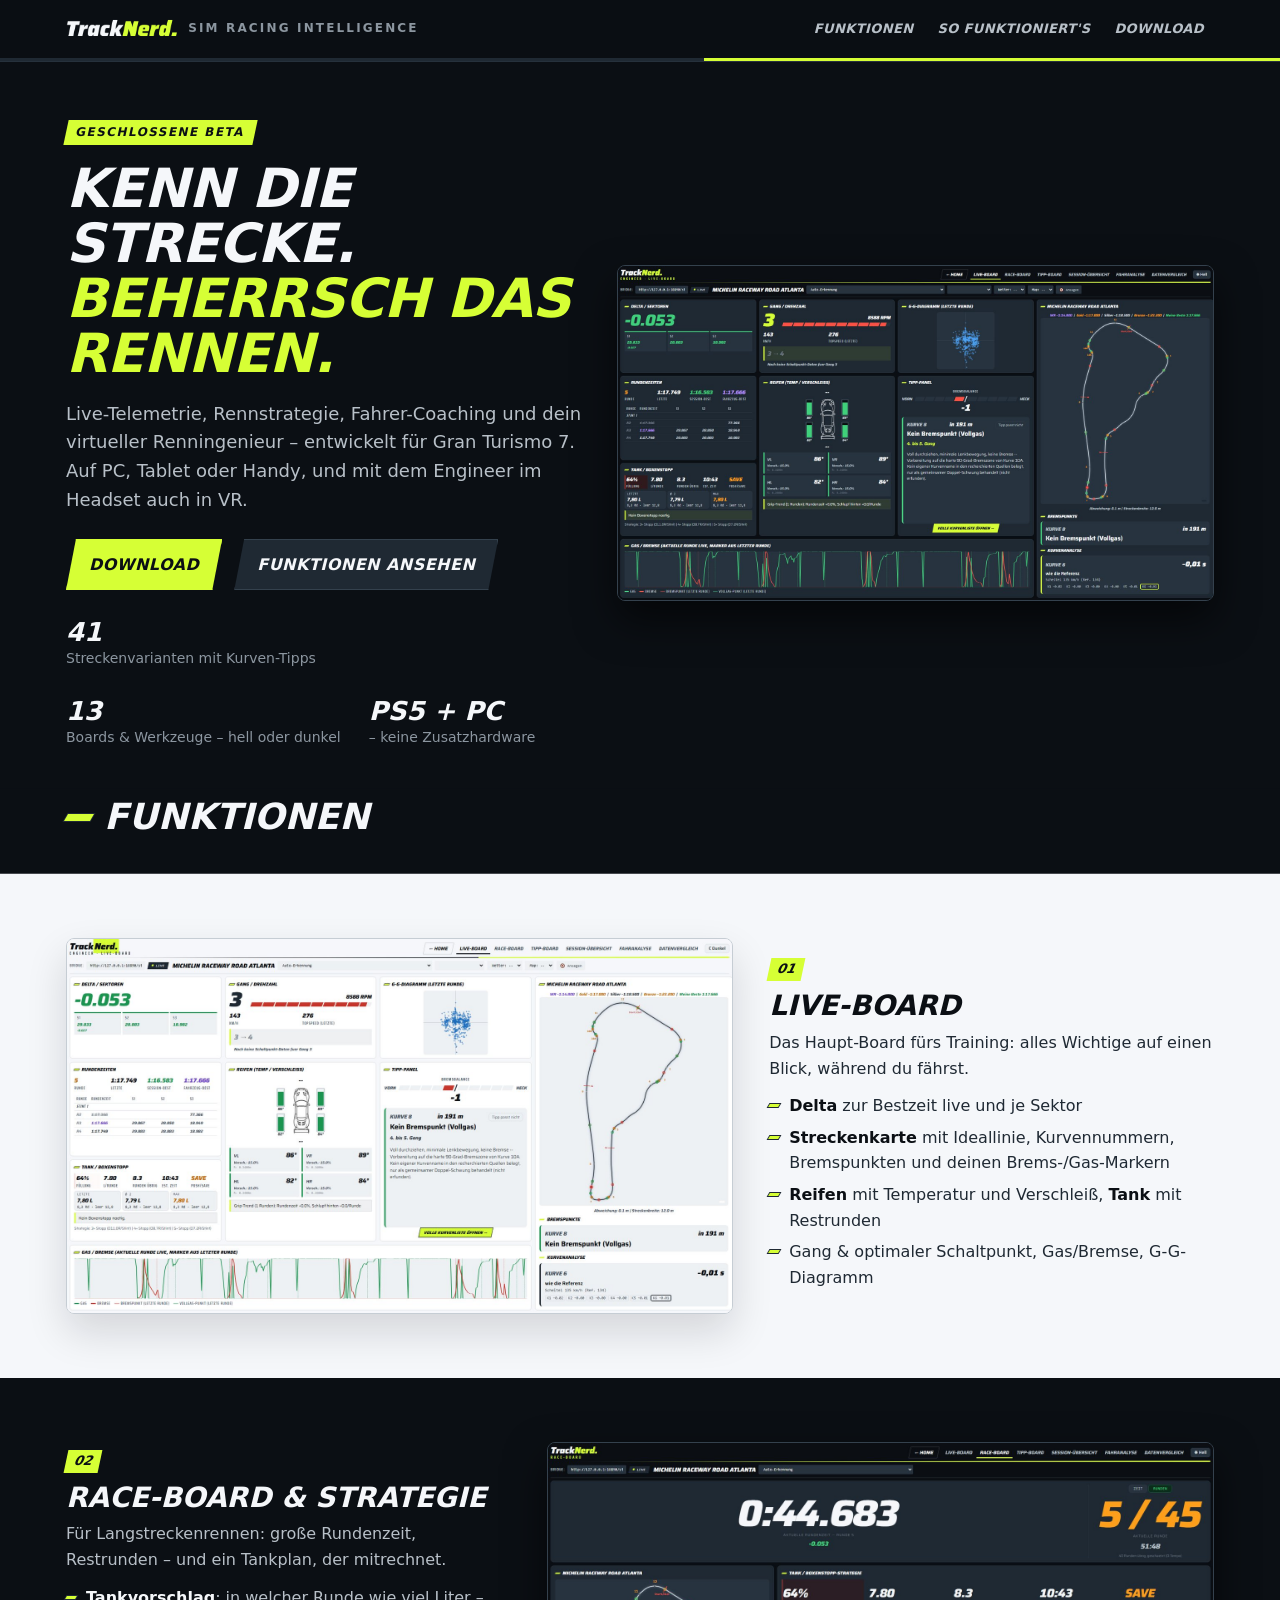
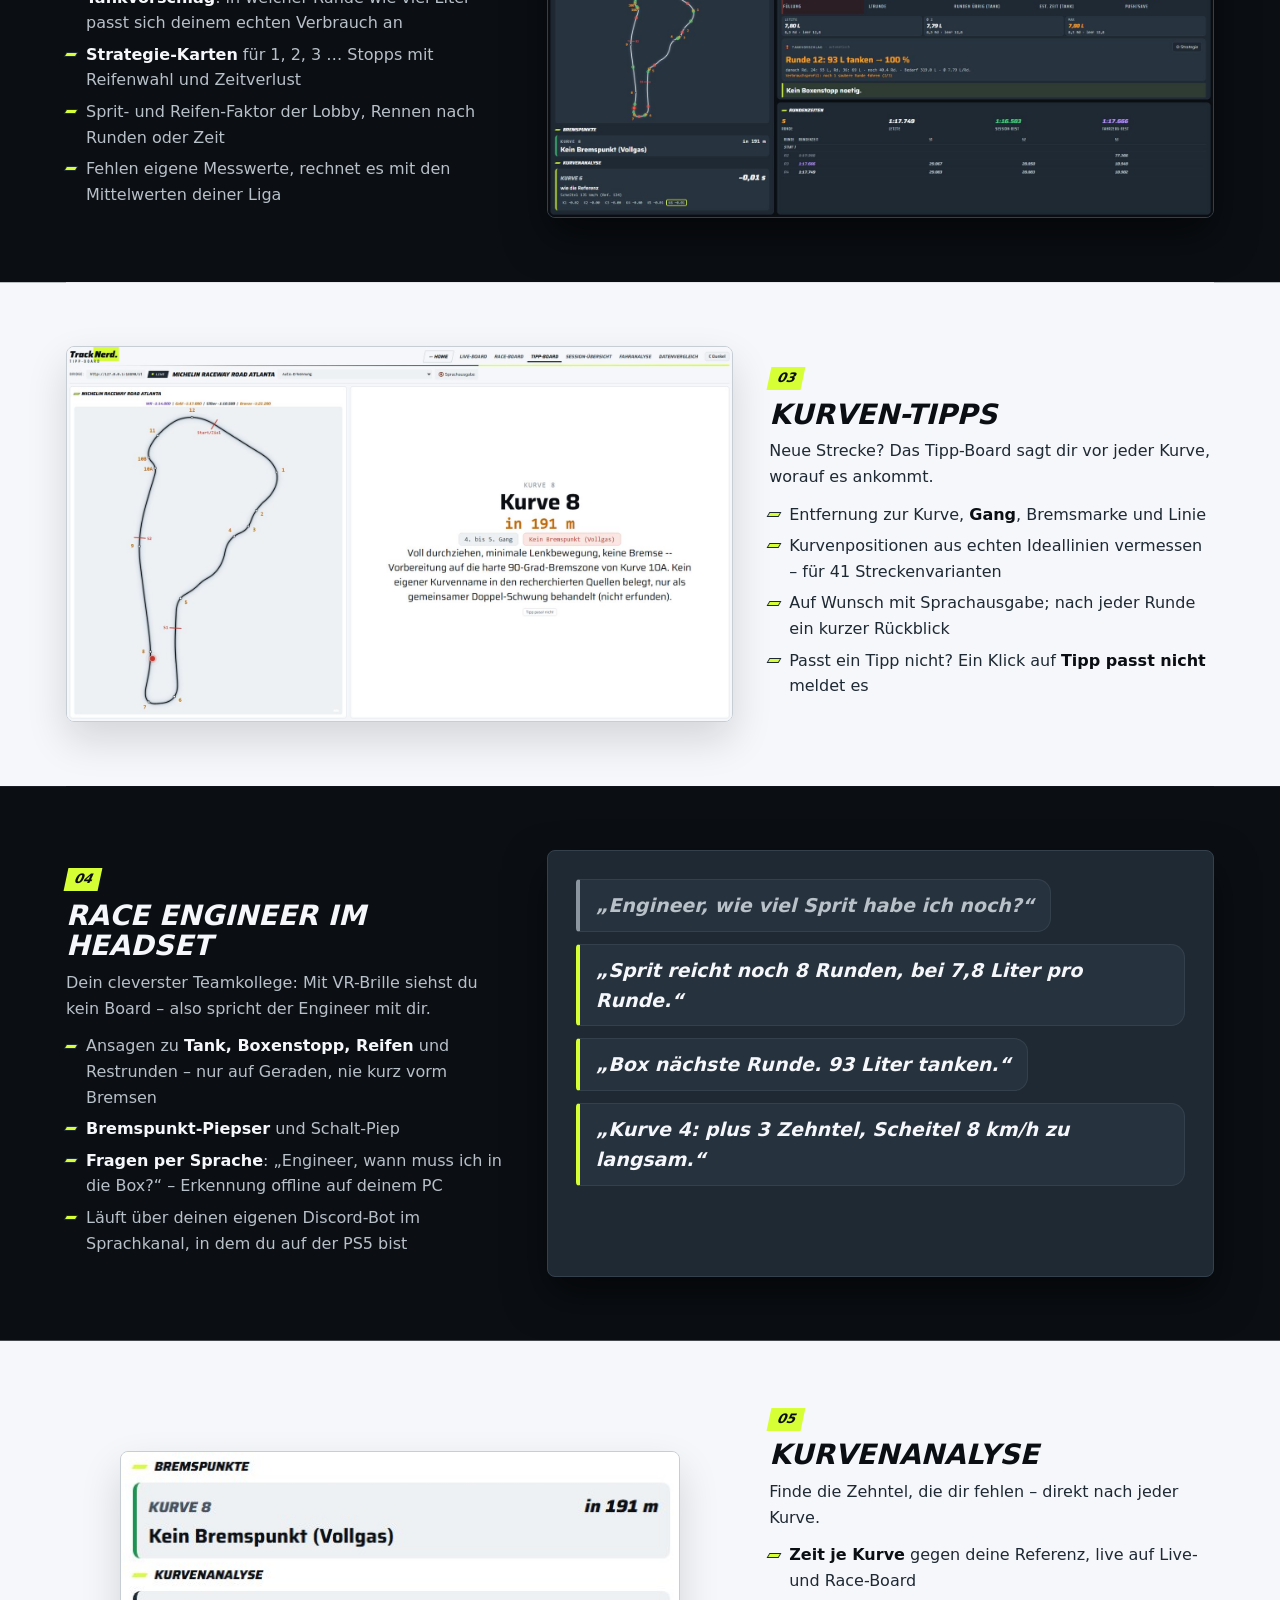
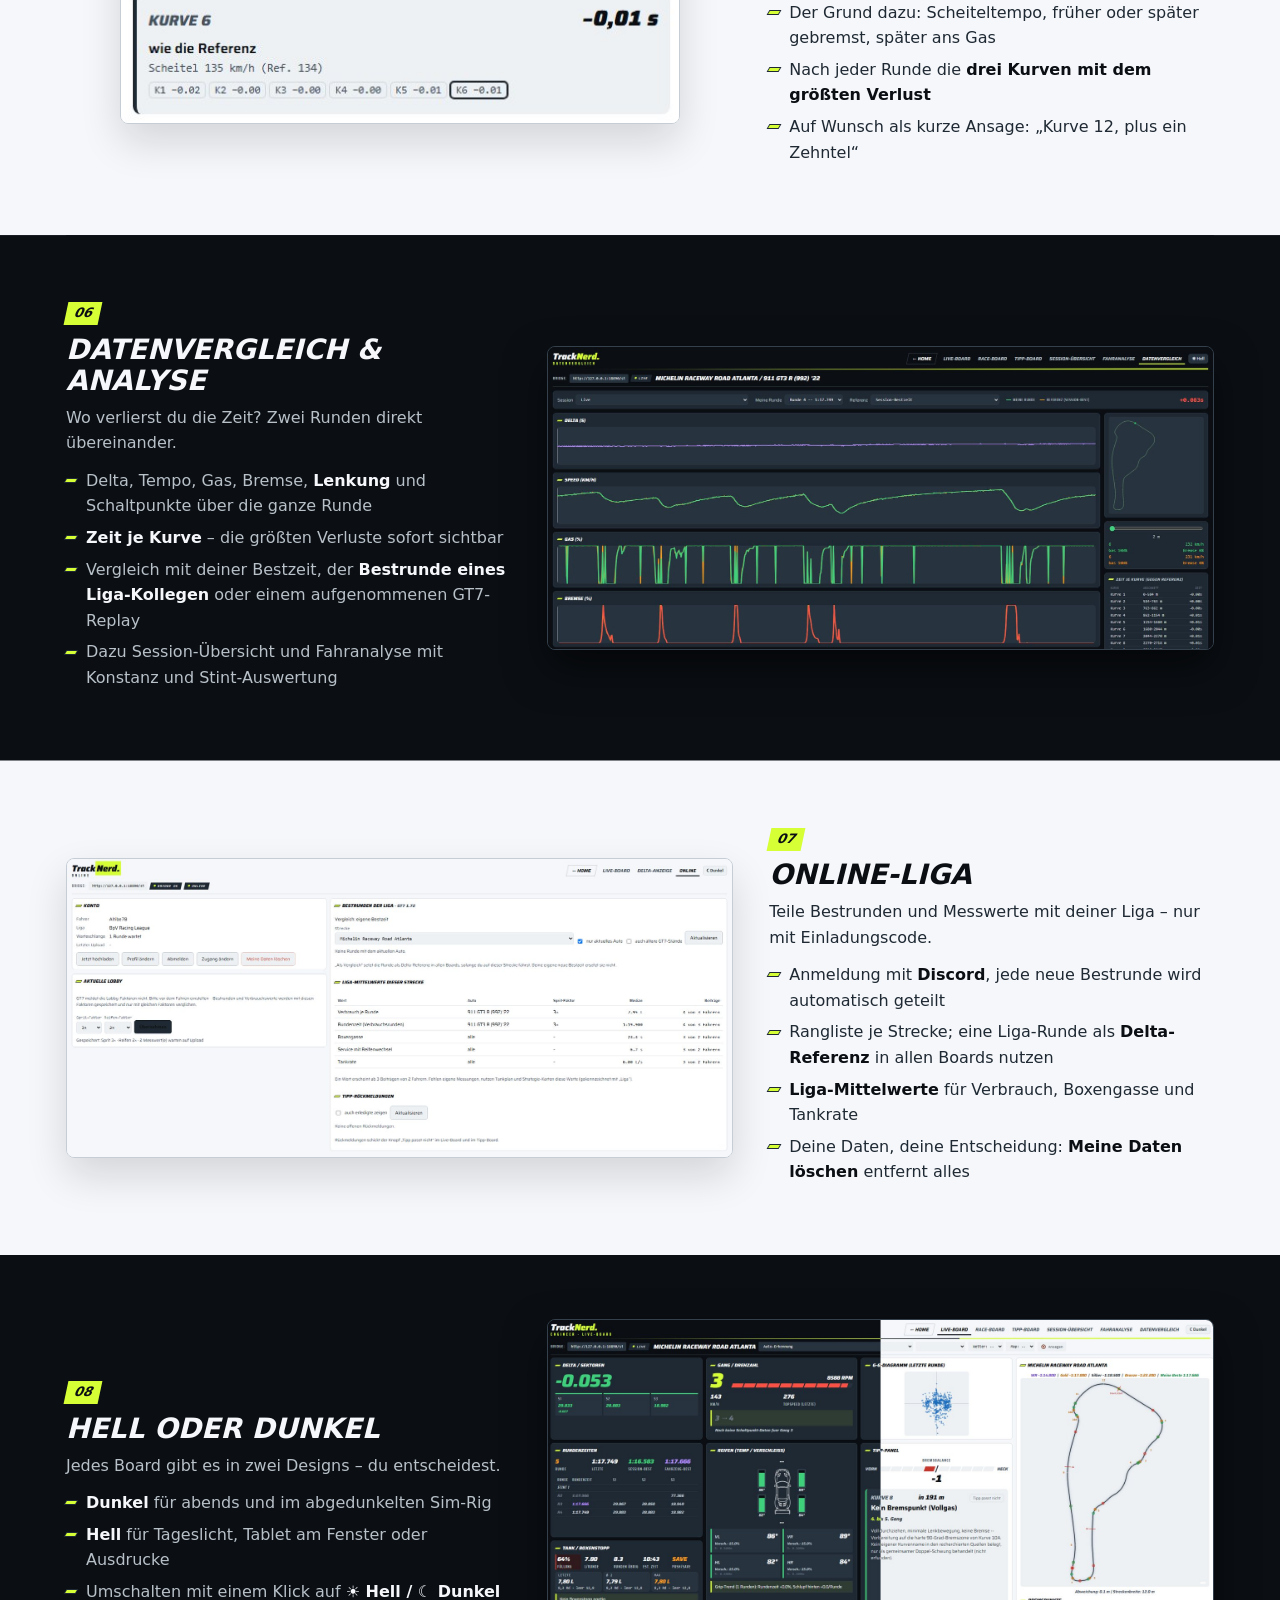
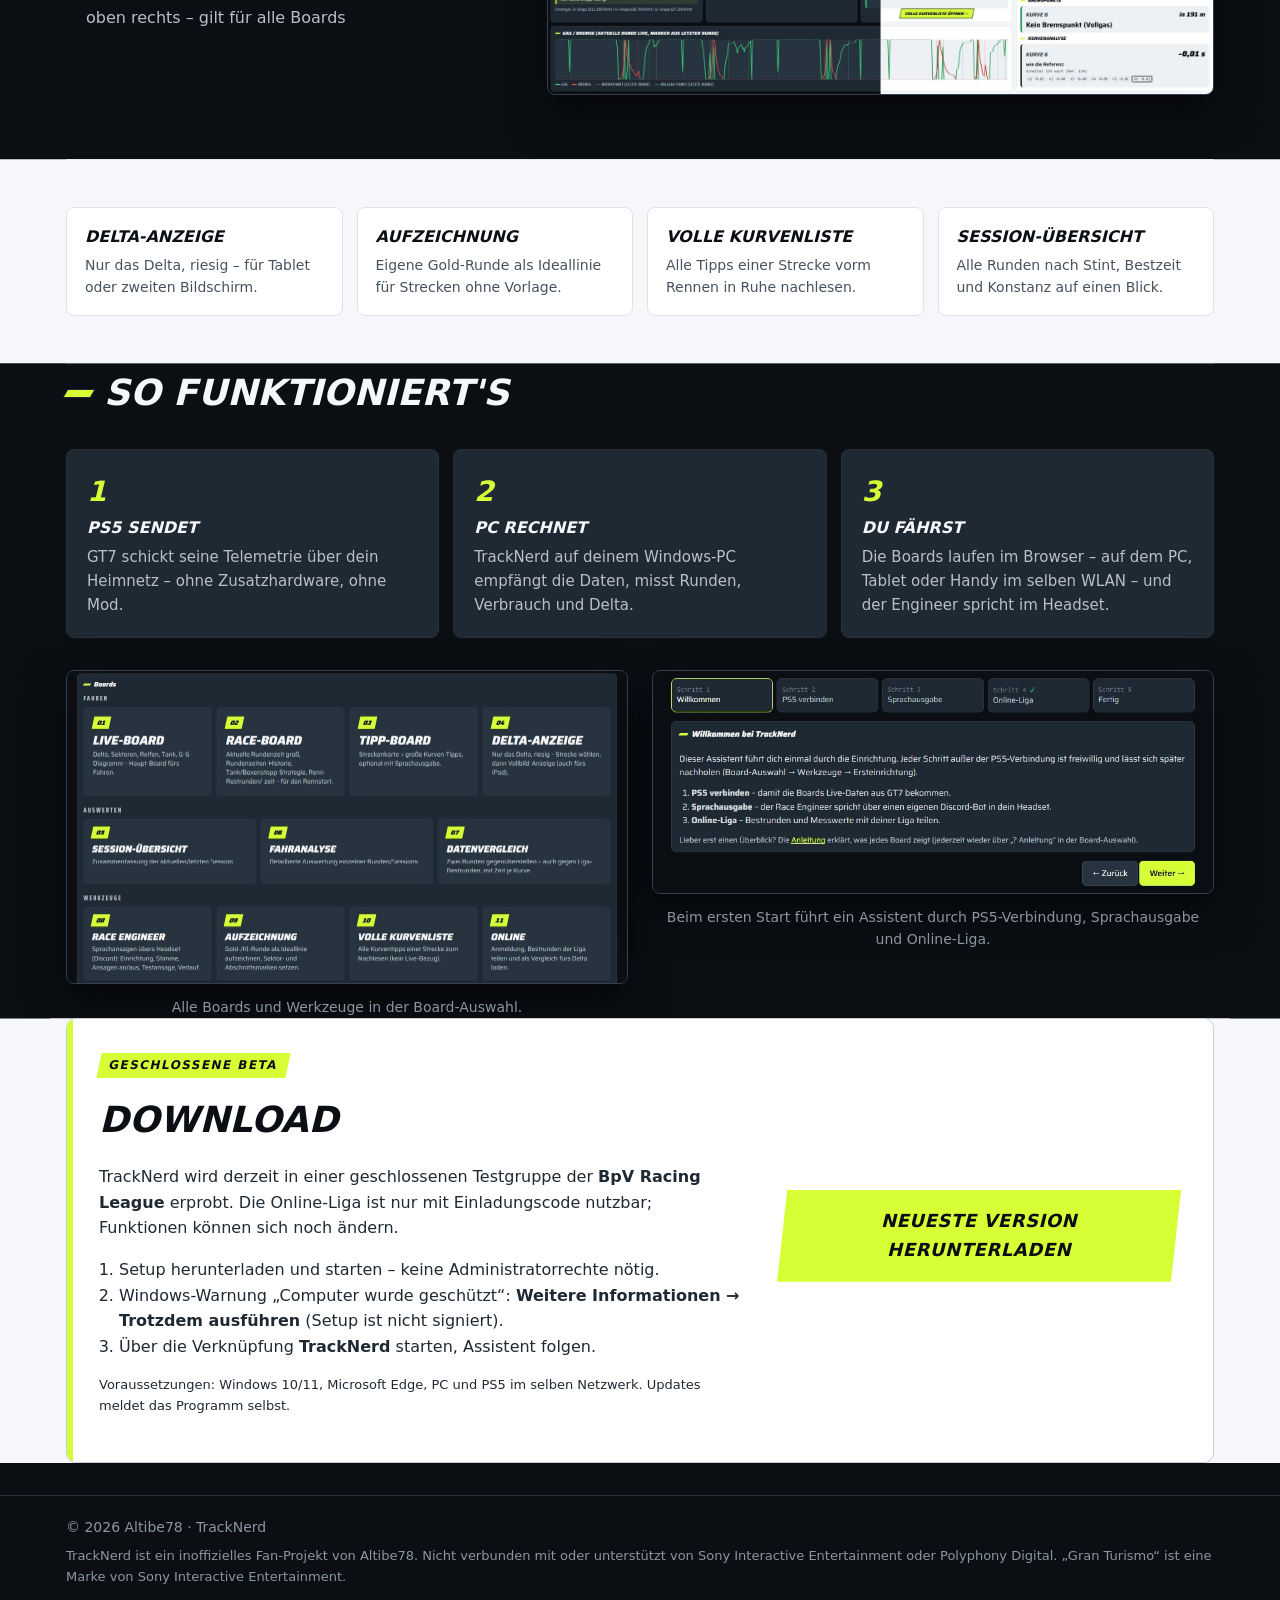
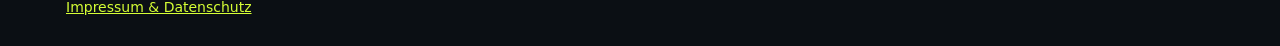
<file: docs/index.html>
<!DOCTYPE html>
<html lang="de" data-theme="dark">
<head>
<meta charset="UTF-8">
<meta name="viewport" content="width=device-width, initial-scale=1.0">
<title>TrackNerd</title>
<meta name="description" content="Live-Telemetrie, Rennstrategie, Fahrer-Coaching und dein virtueller Renningenieur – entwickelt für Gran Turismo 7.">
<meta property="og:title" content="TrackNerd – Kenn die Strecke. Beherrsch das Rennen.">
<meta property="og:description" content="Live-Telemetrie, Rennstrategie, Fahrer-Coaching und dein virtueller Renningenieur – entwickelt für Gran Turismo 7.">
<meta property="og:type" content="website">
<meta property="og:url" content="https://altibe.github.io/tracknerd-releases/">
<meta property="og:image" content="https://altibe.github.io/tracknerd-releases/img/live_dark.jpg">
<meta name="twitter:card" content="summary_large_image">
<link rel="icon" href="img/favicon.png">
<link rel="stylesheet" href="style.css">
</head>
<body>
  <header class="top">
    <div class="wrap top-in">
      <a class="logo" href="#"><img src="img/tracknerd_word_dark.webp" alt="TrackNerd."><span>Sim Racing Intelligence</span></a>
      <nav>
        <a href="#funktionen">Funktionen</a>
        <a href="#ablauf">So funktioniert's</a>
        <a href="#download">Download</a>
      </nav>
    </div>
  </header>

  <main>
    <section class="hero wrap band t-dark">
      <div class="hero-text">
        <span class="badge">Geschlossene Beta</span>
        <h1>Kenn die Strecke. <em>Beherrsch das Rennen.</em></h1>
        <p class="lead">Live-Telemetrie, Rennstrategie, Fahrer-Coaching und dein virtueller Renningenieur – entwickelt für
          Gran Turismo 7. Auf PC, Tablet oder Handy, und mit dem Engineer im Headset auch in VR.</p>
        <div class="cta">
          <a class="btn primary" href="#download">Download</a>
          <a class="btn" href="#funktionen">Funktionen ansehen</a>
        </div>
        <ul class="facts">
          <li><b>41</b> Streckenvarianten mit Kurven-Tipps</li>
          <li><b>13</b> Boards &amp; Werkzeuge – hell oder dunkel</li>
          <li><b>PS5 + PC</b> – keine Zusatzhardware</li>
        </ul>
      </div>
      <img class="hero-img shot" src="img/live_dark.jpg" alt="TrackNerd Live-Board mit Delta, Reifen, Tank, Tipp-Panel, Streckenkarte und Kurvenanalyse">
    </section>

    <section id="funktionen" class="wrap">
      <h2 class="sec">Funktionen</h2>
      <article class="feat band t-light">
        <figure><img src="img/live_light.jpg" class="shot" alt="Live-Board im hellen Design" loading="lazy"></figure>
        <div>
          <span class="num">01</span>
          <h3>Live-Board</h3>
          <p>Das Haupt-Board fürs Training: alles Wichtige auf einen Blick, während du fährst.</p>
          <ul>
            <li><b>Delta</b> zur Bestzeit live und je Sektor</li>
            <li><b>Streckenkarte</b> mit Ideallinie, Kurvennummern, Bremspunkten und deinen Brems-/Gas-Markern</li>
            <li><b>Reifen</b> mit Temperatur und Verschleiß, <b>Tank</b> mit Restrunden</li>
            <li>Gang &amp; optimaler Schaltpunkt, Gas/Bremse, G-G-Diagramm</li>
          </ul>
        </div>
      </article>

      <article class="feat rev band t-dark">
        <figure><img src="img/race_dark.jpg" class="shot" alt="Race-Board mit Rundenzeit, Runde 5 von 45 und Tankvorschlag" loading="lazy"></figure>
        <div>
          <span class="num">02</span>
          <h3>Race-Board &amp; Strategie</h3>
          <p>Für Langstreckenrennen: große Rundenzeit, Restrunden – und ein Tankplan, der mitrechnet.</p>
          <ul>
            <li><b>Tankvorschlag</b>: in welcher Runde wie viel Liter – passt sich deinem echten Verbrauch an</li>
            <li><b>Strategie-Karten</b> für 1, 2, 3 … Stopps mit Reifenwahl und Zeitverlust</li>
            <li>Sprit- und Reifen-Faktor der Lobby, Rennen nach Runden oder Zeit</li>
            <li>Fehlen eigene Messwerte, rechnet es mit den Mittelwerten deiner Liga</li>
          </ul>
        </div>
      </article>

      <article class="feat band t-light">
        <figure><img src="img/tipp_light.jpg" class="shot" alt="Tipp-Board: Streckenkarte und großer Kurven-Tipp mit Entfernung und Gang" loading="lazy"></figure>
        <div>
          <span class="num">03</span>
          <h3>Kurven-Tipps</h3>
          <p>Neue Strecke? Das Tipp-Board sagt dir vor jeder Kurve, worauf es ankommt.</p>
          <ul>
            <li>Entfernung zur Kurve, <b>Gang</b>, Bremsmarke und Linie</li>
            <li>Kurvenpositionen aus echten Ideallinien vermessen – für 41 Streckenvarianten</li>
            <li>Auf Wunsch mit Sprachausgabe; nach jeder Runde ein kurzer Rückblick</li>
            <li>Passt ein Tipp nicht? Ein Klick auf <b>Tipp passt nicht</b> meldet es</li>
          </ul>
        </div>
      </article>

      <article class="feat rev band t-dark">
        <figure class="voice">
          <div class="bubble ask">„Engineer, wie viel Sprit habe ich noch?“</div>
          <div class="bubble">„Sprit reicht noch 8 Runden, bei 7,8 Liter pro Runde.“</div>
          <div class="bubble">„Box nächste Runde. 93 Liter tanken.“</div>
          <div class="bubble">„Kurve 4: plus 3 Zehntel, Scheitel 8 km/h zu langsam.“</div>
          <div class="wave" aria-hidden="true"><i></i><i></i><i></i><i></i><i></i><i></i><i></i><i></i><i></i><i></i><i></i><i></i></div>
        </figure>
        <div>
          <span class="num">04</span>
          <h3>Race Engineer im Headset</h3>
          <p>Dein cleverster Teamkollege: Mit VR-Brille siehst du kein Board – also spricht der Engineer mit dir.</p>
          <ul>
            <li>Ansagen zu <b>Tank, Boxenstopp, Reifen</b> und Restrunden – nur auf Geraden, nie kurz vorm Bremsen</li>
            <li><b>Bremspunkt-Piepser</b> und Schalt-Piep</li>
            <li><b>Fragen per Sprache</b>: „Engineer, wann muss ich in die Box?“ – Erkennung offline auf deinem PC</li>
            <li>Läuft über deinen eigenen Discord-Bot im Sprachkanal, in dem du auf der PS5 bist</li>
          </ul>
        </div>
      </article>

      <article class="feat band t-light">
        <figure class="tall"><img src="img/kurven_light.jpg" class="shot" alt="Streckenkarte, nächster Bremspunkt und Kurvenanalyse mit Zeit je Kurve" loading="lazy"></figure>
        <div>
          <span class="num">05</span>
          <h3>Kurvenanalyse</h3>
          <p>Finde die Zehntel, die dir fehlen – direkt nach jeder Kurve.</p>
          <ul>
            <li><b>Zeit je Kurve</b> gegen deine Referenz, live auf Live- und Race-Board</li>
            <li>Der Grund dazu: Scheiteltempo, früher oder später gebremst, später ans Gas</li>
            <li>Nach jeder Runde die <b>drei Kurven mit dem größten Verlust</b></li>
            <li>Auf Wunsch als kurze Ansage: „Kurve 12, plus ein Zehntel“</li>
          </ul>
        </div>
      </article>

      <article class="feat rev band t-dark">
        <figure><img src="img/vergleich_dark.jpg" class="shot" alt="Datenvergleich zweier Runden mit Delta, Tempo, Gas, Bremse und Zeit je Kurve" loading="lazy"></figure>
        <div>
          <span class="num">06</span>
          <h3>Datenvergleich &amp; Analyse</h3>
          <p>Wo verlierst du die Zeit? Zwei Runden direkt übereinander.</p>
          <ul>
            <li>Delta, Tempo, Gas, Bremse, <b>Lenkung</b> und Schaltpunkte über die ganze Runde</li>
            <li><b>Zeit je Kurve</b> – die größten Verluste sofort sichtbar</li>
            <li>Vergleich mit deiner Bestzeit, der <b>Bestrunde eines Liga-Kollegen</b> oder einem aufgenommenen GT7-Replay</li>
            <li>Dazu Session-Übersicht und Fahranalyse mit Konstanz und Stint-Auswertung</li>
          </ul>
        </div>
      </article>

      <article class="feat band t-light">
        <figure><img src="img/online_light.jpg" class="shot" alt="Online-Seite mit Liga-Bestrunden und Liga-Mittelwerten" loading="lazy"></figure>
        <div>
          <span class="num">07</span>
          <h3>Online-Liga</h3>
          <p>Teile Bestrunden und Messwerte mit deiner Liga – nur mit Einladungscode.</p>
          <ul>
            <li>Anmeldung mit <b>Discord</b>, jede neue Bestrunde wird automatisch geteilt</li>
            <li>Rangliste je Strecke; eine Liga-Runde als <b>Delta-Referenz</b> in allen Boards nutzen</li>
            <li><b>Liga-Mittelwerte</b> für Verbrauch, Boxengasse und Tankrate</li>
            <li>Deine Daten, deine Entscheidung: <b>Meine Daten löschen</b> entfernt alles</li>
          </ul>
        </div>
      </article>

      <article class="feat rev band t-dark">
        <figure><img src="img/design_split.jpg" class="shot" alt="Live-Board, links im dunklen, rechts im hellen Design" loading="lazy"></figure>
        <div>
          <span class="num">08</span>
          <h3>Hell oder Dunkel</h3>
          <p>Jedes Board gibt es in zwei Designs – du entscheidest.</p>
          <ul>
            <li><b>Dunkel</b> für abends und im abgedunkelten Sim-Rig</li>
            <li><b>Hell</b> für Tageslicht, Tablet am Fenster oder Ausdrucke</li>
            <li>Umschalten mit einem Klick auf <b>☀ Hell / ☾ Dunkel</b> oben rechts – gilt für alle Boards</li>
          </ul>
        </div>
      </article>

      <div class="more band t-light">
        <div><h4>Delta-Anzeige</h4><p>Nur das Delta, riesig – für Tablet oder zweiten Bildschirm.</p></div>
        <div><h4>Aufzeichnung</h4><p>Eigene Gold-Runde als Ideallinie für Strecken ohne Vorlage.</p></div>
        <div><h4>Volle Kurvenliste</h4><p>Alle Tipps einer Strecke vorm Rennen in Ruhe nachlesen.</p></div>
        <div><h4>Session-Übersicht</h4><p>Alle Runden nach Stint, Bestzeit und Konstanz auf einen Blick.</p></div>
      </div>
    </section>

    <section id="ablauf" class="wrap band t-dark">
      <h2 class="sec">So funktioniert's</h2>
      <ol class="steps">
        <li><span>1</span><h4>PS5 sendet</h4><p>GT7 schickt seine Telemetrie über dein Heimnetz – ohne Zusatzhardware, ohne Mod.</p></li>
        <li><span>2</span><h4>PC rechnet</h4><p>TrackNerd auf deinem Windows-PC empfängt die Daten, misst Runden, Verbrauch und Delta.</p></li>
        <li><span>3</span><h4>Du fährst</h4><p>Die Boards laufen im Browser – auf dem PC, Tablet oder Handy im selben WLAN – und der Engineer spricht im Headset.</p></li>
      </ol>
      <div class="pair">
        <figure>
          <img src="img/boards_dark.jpg" class="shot" alt="Board-Auswahl mit allen Boards und Werkzeugen" loading="lazy">
          <figcaption>Alle Boards und Werkzeuge in der Board-Auswahl.</figcaption>
        </figure>
        <figure>
          <img src="img/setup_dark.jpg" class="shot" alt="Einrichtungsassistent mit fünf Schritten" loading="lazy">
          <figcaption>Beim ersten Start führt ein Assistent durch PS5-Verbindung, Sprachausgabe und Online-Liga.</figcaption>
        </figure>
      </div>
    </section>

    <section id="download" class="wrap band t-light">
      <div class="dl">
        <div>
          <span class="badge">Geschlossene Beta</span>
          <h2>Download</h2>
          <p>TrackNerd wird derzeit in einer geschlossenen Testgruppe der <b>BpV Racing League</b> erprobt.
            Die Online-Liga ist nur mit Einladungscode nutzbar; Funktionen können sich noch ändern.</p>
          <ol>
            <li>Setup herunterladen und starten – keine Administratorrechte nötig.</li>
            <li>Windows-Warnung „Computer wurde geschützt“: <b>Weitere Informationen → Trotzdem ausführen</b> (Setup ist nicht signiert).</li>
            <li>Über die Verknüpfung <b>TrackNerd</b> starten, Assistent folgen.</li>
          </ol>
          <p class="small">Voraussetzungen: Windows 10/11, Microsoft Edge, PC und PS5 im selben Netzwerk. Updates meldet das Programm selbst.</p>
        </div>
        <div class="dl-btns">
          <a class="btn primary big" href="https://github.com/altibe/tracknerd-releases/releases/latest">Neueste Version herunterladen</a>
          <span class="small" id="ver"></span>
        </div>
      </div>
    </section>
  </main>

  <footer>
    <div class="wrap foot">
      <span>© 2026 Altibe78 · TrackNerd</span>
      <span class="small">TrackNerd ist ein inoffizielles Fan-Projekt von Altibe78. Nicht verbunden mit oder unterstützt von
        Sony Interactive Entertainment oder Polyphony Digital. „Gran Turismo“ ist eine Marke von Sony Interactive Entertainment.</span>
      <a href="impressum.html">Impressum &amp; Datenschutz</a>
    </div>
  </footer>

<script>
(function () {
  // aktuelle Versionsnummer aus dem neuesten Release
  fetch('https://api.github.com/repos/altibe/tracknerd-releases/releases/latest')
    .then(function (r) { return r.ok ? r.json() : null; })
    .then(function (j) { if (j && j.tag_name) document.getElementById('ver').textContent = 'Aktuell: Version ' + j.tag_name.replace(/^v/, ''); })
    .catch(function () {});
})();
</script>
</body>
</html>
</file>
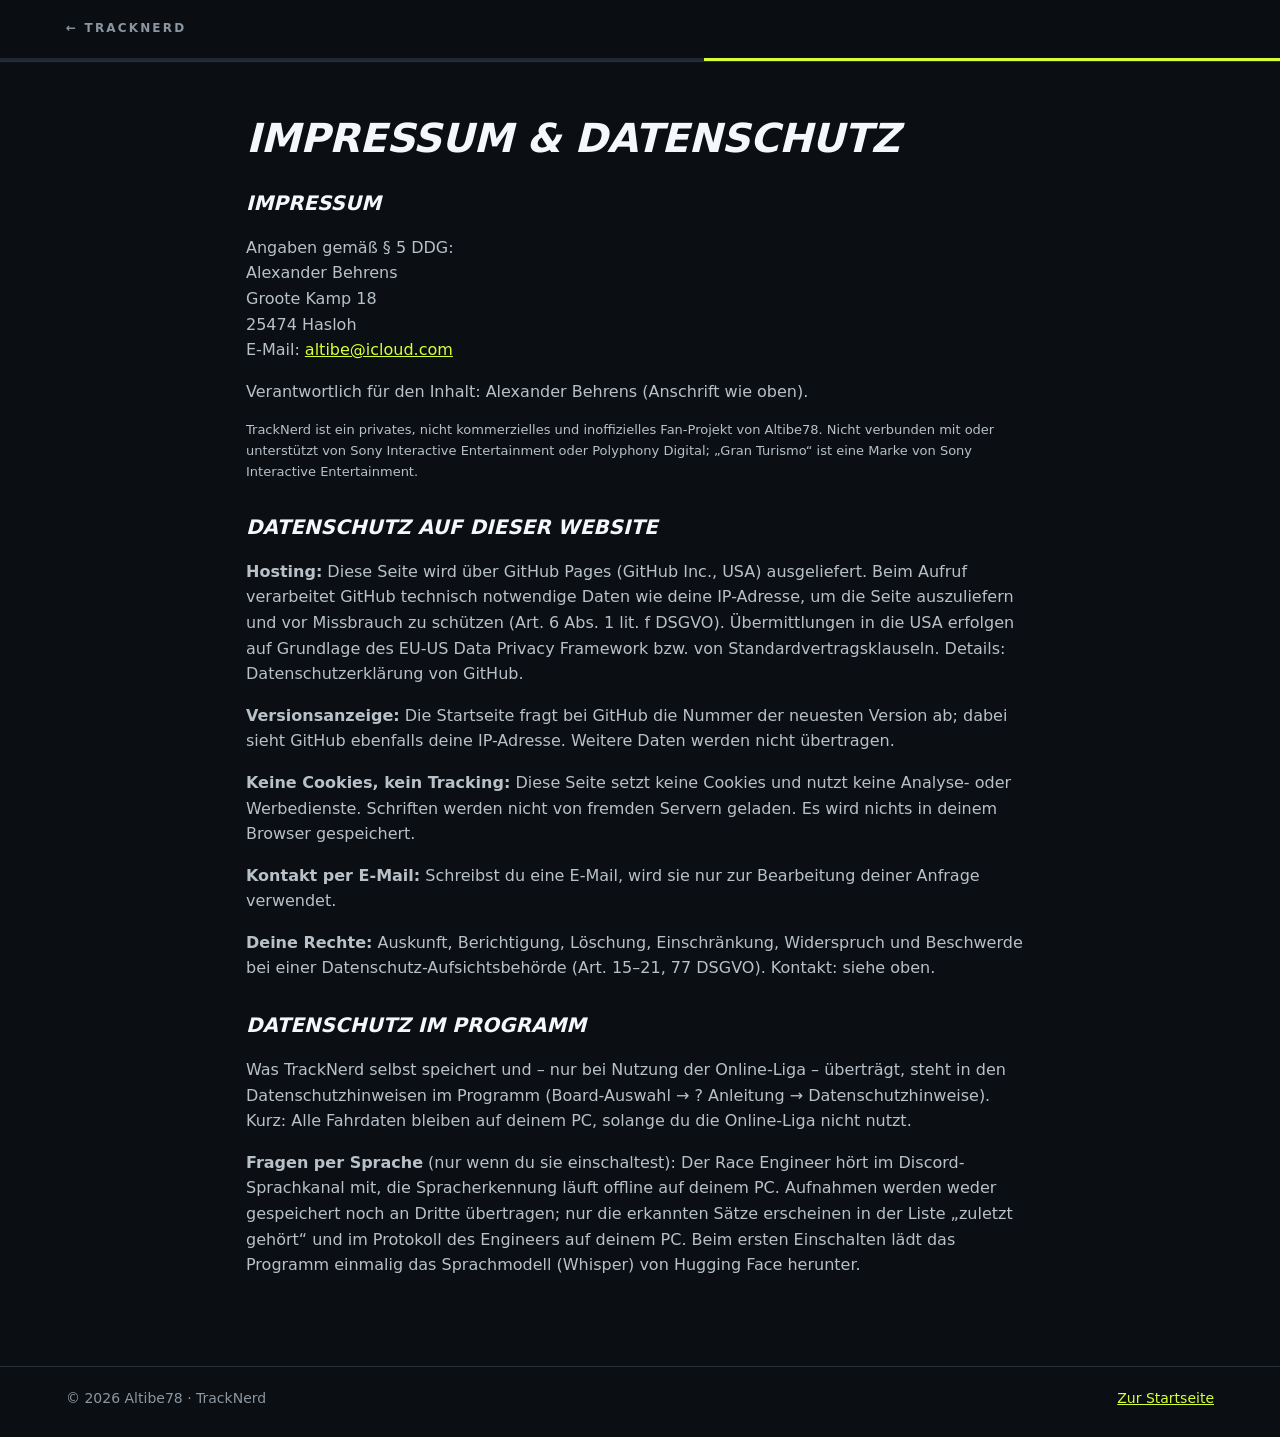
<file: docs/impressum.html>
<!DOCTYPE html>
<html lang="de" data-theme="dark">
<head>
<meta charset="UTF-8">
<meta name="viewport" content="width=device-width, initial-scale=1.0">
<title>Impressum &amp; Datenschutz</title>
<link rel="icon" href="img/favicon.png">
<link rel="stylesheet" href="style.css">
<meta name="robots" content="noindex">
</head>
<body>
  <header class="top">
    <div class="wrap top-in">
      <a class="logo" href="index.html"><span>← TrackNerd</span></a>
    </div>
  </header>

  <main class="wrap page">
    <h1>Impressum &amp; Datenschutz</h1>

    <h2>Impressum</h2>
    <p>Angaben gemäß § 5 DDG:<br>
      Alexander Behrens<br>
      Groote Kamp 18<br>
      25474 Hasloh<br>
      E-Mail: <a href="mailto:altibe@icloud.com">altibe@icloud.com</a></p>
    <p>Verantwortlich für den Inhalt: Alexander Behrens (Anschrift wie oben).</p>
    <p class="small">TrackNerd ist ein privates, nicht kommerzielles und inoffizielles Fan-Projekt von Altibe78. Nicht verbunden
      mit oder unterstützt von Sony Interactive Entertainment oder Polyphony Digital; „Gran Turismo“ ist eine Marke von Sony
      Interactive Entertainment.</p>

    <h2>Datenschutz auf dieser Website</h2>
    <p><b>Hosting:</b> Diese Seite wird über GitHub Pages (GitHub Inc., USA) ausgeliefert. Beim Aufruf verarbeitet GitHub
      technisch notwendige Daten wie deine IP-Adresse, um die Seite auszuliefern und vor Missbrauch zu schützen
      (Art. 6 Abs. 1 lit. f DSGVO). Übermittlungen in die USA erfolgen auf Grundlage des EU-US Data Privacy Framework
      bzw. von Standardvertragsklauseln. Details: Datenschutzerklärung von GitHub.</p>
    <p><b>Versionsanzeige:</b> Die Startseite fragt bei GitHub die Nummer der neuesten Version ab; dabei sieht GitHub
      ebenfalls deine IP-Adresse. Weitere Daten werden nicht übertragen.</p>
    <p><b>Keine Cookies, kein Tracking:</b> Diese Seite setzt keine Cookies und nutzt keine Analyse- oder Werbedienste.
      Schriften werden nicht von fremden Servern geladen. Es wird nichts in deinem Browser gespeichert.</p>
    <p><b>Kontakt per E-Mail:</b> Schreibst du eine E-Mail, wird sie nur zur Bearbeitung deiner Anfrage verwendet.</p>
    <p><b>Deine Rechte:</b> Auskunft, Berichtigung, Löschung, Einschränkung, Widerspruch und Beschwerde bei einer
      Datenschutz-Aufsichtsbehörde (Art. 15–21, 77 DSGVO). Kontakt: siehe oben.</p>

    <h2>Datenschutz im Programm</h2>
    <p>Was TrackNerd selbst speichert und – nur bei Nutzung der Online-Liga – überträgt, steht in den
      Datenschutzhinweisen im Programm (Board-Auswahl → ? Anleitung → Datenschutzhinweise). Kurz: Alle Fahrdaten bleiben
      auf deinem PC, solange du die Online-Liga nicht nutzt.</p>
    <p><b>Fragen per Sprache</b> (nur wenn du sie einschaltest): Der Race Engineer hört im
      Discord-Sprachkanal mit, die Spracherkennung läuft offline auf deinem PC. Aufnahmen werden weder gespeichert noch
      an Dritte übertragen; nur die erkannten Sätze erscheinen in der Liste „zuletzt gehört“ und im Protokoll des Engineers
      auf deinem PC. Beim ersten Einschalten
      lädt das Programm einmalig das Sprachmodell (Whisper) von Hugging Face herunter.</p>
  </main>

  <footer>
    <div class="wrap foot"><span>© 2026 Altibe78 · TrackNerd</span><a href="index.html">Zur Startseite</a></div>
  </footer>
</body>
</html>
</file>
<file: docs/style.css>
/* TrackNerd – Projektseite nach CI v1.0 (Track Lime, Track Dark, Asphalt, Apex Gray, Clean White).
   Lime nie als Text auf Hell: dort sind Akzente Asphalt.
   Schriften bewusst lokal/Systemschriften: keine Verbindung zu Google Fonts o. ae. */
:root{
  color-scheme: dark;
  --sans: "Saira", "Segoe UI", system-ui, -apple-system, Roboto, sans-serif;
  --brand:#1F2933; --hi:#D6FF35; --hi-ink:#0B0F14;
  --accent:#D6FF35;
  --bg:#0B0F14; --panel:#1F2933; --panel-2:#26323d;
  --line:#26313c; --line-2:#34414d;
  --text:#F5F7FA; --text-2:#B8C0C8; --muted:#8C96A0;
  --shadow:rgba(0,0,0,.6);
}
@media (prefers-color-scheme: light){
  :root:not([data-theme="dark"]){
    color-scheme: light;
    --accent:#1F2933;
    --bg:#F5F7FA; --panel:#ffffff; --panel-2:#edf0f3;
    --line:#dde2e7; --line-2:#c6cdd4;
    --text:#0B0F14; --text-2:#1F2933; --muted:#46525F;
    --shadow:rgba(11,15,20,.14);
  }
}
:root[data-theme="light"]{
  color-scheme: light;
  --accent:#1F2933;
  --bg:#F5F7FA; --panel:#ffffff; --panel-2:#edf0f3;
  --line:#dde2e7; --line-2:#c6cdd4;
  --text:#0B0F14; --text-2:#1F2933; --muted:#46525F;
  --shadow:rgba(11,15,20,.14);
}

*{ box-sizing:border-box; }
/* Bilder je Farbschema: th-d = dunkel, th-l = hell (versteckte Bilder laedt der Browser per lazy nicht) */
img.th-l{ display:none !important; }
:root[data-theme="light"] img.th-d{ display:none !important; }
:root[data-theme="light"] img.th-l{ display:block !important; }
@media (prefers-color-scheme: light){
  :root:not([data-theme="dark"]) img.th-d{ display:none !important; }
  :root:not([data-theme="dark"]) img.th-l{ display:block !important; }
}
html{ scroll-behavior:smooth; scroll-padding-top:72px; }
body{ margin:0; background:var(--bg); color:var(--text); font-family:var(--sans); font-size:16px; line-height:1.6; }
img{ max-width:100%; display:block; }
a{ color:var(--accent); }
.wrap{ max-width:1180px; margin:0 auto; padding:0 16px; }
.small{ font-size:13px; color:var(--muted); }

/* Kopfzeile */
.top{ position:sticky; top:0; z-index:5; background:color-mix(in srgb, var(--bg) 88%, transparent);
  backdrop-filter:blur(8px); border-bottom:1px solid var(--line); }
.top::after{ content:""; display:block; height:3px; background:linear-gradient(90deg, var(--brand) 0 55%, var(--hi) 55%); }
.top-in{ display:flex; align-items:center; justify-content:space-between; gap:12px; min-height:58px; }
.logo{ display:flex; align-items:center; gap:10px; text-decoration:none; color:var(--muted); font-size:12px;
  letter-spacing:.18em; text-transform:uppercase; font-weight:600; }
.logo img{ height:26px; width:auto; }
nav{ display:flex; align-items:center; gap:4px; }
nav a{ color:var(--text-2); text-decoration:none; font-style:italic; font-weight:800; text-transform:uppercase;
  font-size:13px; padding:6px 10px; letter-spacing:.03em; }
nav a:hover{ color:var(--text); box-shadow:inset 0 -3px 0 var(--hi); }
#theme{ font:600 12px var(--sans); color:var(--text); background:var(--panel-2); border:1px solid var(--line-2);
  border-radius:6px; padding:5px 10px; cursor:pointer; margin-left:6px; }

/* Knoepfe, Abzeichen */
.btn{ display:inline-block; text-decoration:none; font-style:italic; font-weight:800; text-transform:uppercase;
  letter-spacing:.03em; padding:12px 22px; color:var(--text); border:1px solid var(--line-2); background:var(--panel);
  clip-path:polygon(10px 0, 100% 0, calc(100% - 10px) 100%, 0 100%); }
.btn.primary{ background:var(--hi); color:var(--hi-ink); border-color:var(--hi); }
.btn:hover{ filter:brightness(1.08); }
.btn.big{ font-size:18px; padding:16px 30px; }
.badge{ display:inline-block; font-size:12px; font-weight:700; letter-spacing:.12em; text-transform:uppercase;
  color:var(--hi-ink); background:var(--hi); padding:3px 10px; transform:skewX(-12deg); }

/* Kopfbereich */
.hero{ display:grid; grid-template-columns:1fr 1.15fr; gap:32px; align-items:center; padding-top:56px; padding-bottom:40px; }
h1{ font-size:clamp(34px, 5vw, 58px); line-height:1.02; margin:16px 0 18px; font-style:italic; font-weight:900;
  text-transform:uppercase; letter-spacing:-.01em; }
h1 em{ color:var(--accent); }
.lead{ font-size:18px; color:var(--text-2); margin:0 0 24px; max-width:520px; }
.cta{ display:flex; gap:12px; flex-wrap:wrap; }
.facts{ list-style:none; padding:0; margin:28px 0 0; display:flex; gap:28px; flex-wrap:wrap; color:var(--muted); font-size:14px; }
.facts b{ display:block; color:var(--text); font-size:26px; font-style:italic; font-weight:900; line-height:1.1; }
.hero-img{ width:100%; border-radius:6px; }

/* Abschnitte */
section{ padding-top:40px; padding-bottom:40px; }
h2.sec, .dl h2{ font-size:clamp(26px, 3.4vw, 36px); font-style:italic; font-weight:900; text-transform:uppercase; margin:0 0 28px; }
h2.sec::before{ content:""; display:inline-block; width:26px; height:7px; margin-right:12px; vertical-align:8px;
  background:var(--hi); transform:skewX(-30deg); box-shadow:0 0 0 1px var(--brand); }

.feat{ display:grid; grid-template-columns:1.5fr 1fr; gap:36px; align-items:center; margin:0 0 64px; }
.feat.rev{ grid-template-columns:1fr 1.5fr; }
.feat.rev figure{ order:2; }
.feat figure{ margin:0; }
.shot{ width:100%; border-radius:8px; border:1px solid var(--line-2); box-shadow:0 18px 40px var(--shadow); }
.num{ display:inline-block; font-style:italic; font-weight:900; font-size:13px; color:var(--hi-ink); background:var(--hi);
  padding:1px 8px; transform:skewX(-12deg); }
h3{ font-size:28px; font-style:italic; font-weight:900; text-transform:uppercase; margin:10px 0 8px; line-height:1.1; }
.feat p{ color:var(--text-2); margin:0 0 12px; }
.feat ul{ margin:0; padding-left:0; list-style:none; }
.feat li{ position:relative; padding-left:20px; margin:6px 0; color:var(--text-2); }
.feat li::before{ content:""; position:absolute; left:0; top:.7em; width:10px; height:3px; background:var(--hi);
  transform:skewX(-30deg); box-shadow:0 0 0 1px var(--brand); }
.feat li b{ color:var(--text); }

/* Race Engineer: Sprechblasen statt Screenshot */
.voice{ background:var(--panel); border:1px solid var(--line-2); border-radius:8px; padding:28px; display:flex;
  flex-direction:column; gap:12px; box-shadow:0 18px 40px var(--shadow); }
.bubble{ align-self:flex-start; background:var(--panel-2); border:1px solid var(--line-2); border-left:4px solid var(--hi);
  padding:10px 16px; border-radius:4px 14px 14px 4px; font-size:19px; font-style:italic; font-weight:700; }
.bubble:nth-child(even){ align-self:flex-end; }
.wave{ display:flex; gap:5px; align-items:center; height:44px; margin-top:6px; }
.wave i{ width:6px; background:var(--accent); border-radius:3px; animation:wave 1.1s ease-in-out infinite; }
.wave i:nth-child(3n){ animation-delay:-.3s; } .wave i:nth-child(3n+1){ animation-delay:-.6s; } .wave i:nth-child(4n){ animation-delay:-.9s; }
@keyframes wave{ 0%,100%{ height:8px; } 50%{ height:40px; } }
@media (prefers-reduced-motion: reduce){ .wave i{ animation:none; height:20px; } }

.more{ display:grid; grid-template-columns:repeat(4, 1fr); gap:14px; }
.more div{ background:var(--panel); border:1px solid var(--line); border-radius:8px; padding:16px 18px; }
h4{ margin:0 0 4px; font-style:italic; font-weight:900; text-transform:uppercase; font-size:16px; }
.more p{ margin:0; color:var(--muted); font-size:14px; }

/* Ablauf */
.steps{ list-style:none; padding:0; margin:0 0 32px; display:grid; grid-template-columns:repeat(3, 1fr); gap:14px; }
.steps li{ background:var(--panel); border:1px solid var(--line); border-radius:8px; padding:20px; }
.steps span{ display:inline-block; font-size:28px; font-weight:900; font-style:italic; color:var(--accent); }
.steps p{ margin:4px 0 0; color:var(--text-2); font-size:15px; }
.setup{ margin:0 auto; max-width:900px; }
figcaption{ text-align:center; color:var(--muted); font-size:14px; margin-top:12px; }

/* Download */
.dl{ display:grid; grid-template-columns:1.6fr 1fr; gap:32px; align-items:center; background:var(--panel);
  border:1px solid var(--line-2); border-radius:10px; padding:32px; position:relative; overflow:hidden; }
.dl::before{ content:""; position:absolute; inset:0 auto 0 0; width:6px; background:var(--hi); }
.dl h2{ margin:12px 0 10px; }
.dl p, .dl li{ color:var(--text-2); }
.dl ol{ padding-left:20px; }
.dl-btns{ display:flex; flex-direction:column; gap:10px; align-items:center; text-align:center; }

footer{ border-top:1px solid var(--line); margin-top:32px; }
.foot{ display:flex; flex-wrap:wrap; gap:8px 24px; justify-content:space-between; align-items:center; padding-top:20px;
  padding-bottom:28px; font-size:14px; color:var(--muted); }

/* Unterseite */
.page{ max-width:820px; padding-top:40px; padding-bottom:40px; }
.page h1{ font-size:clamp(28px, 4vw, 40px); }
.page h2{ font-size:20px; font-style:italic; font-weight:900; text-transform:uppercase; margin:28px 0 8px; }
.page p, .page li{ color:var(--text-2); }

@media (max-width:900px){
  .hero, .feat, .feat.rev, .dl{ grid-template-columns:1fr; }
  .feat.rev figure{ order:0; }
  .hero{ padding-top:32px; }
  .more{ grid-template-columns:1fr 1fr; }
  .steps{ grid-template-columns:1fr; }
  .feat{ gap:18px; margin-bottom:48px; }
}
@media (max-width:560px){
  nav a{ display:none; }
  .logo span{ display:none; }
  .more{ grid-template-columns:1fr; }
  .dl{ padding:22px; }
  .btn.big{ font-size:16px; padding:14px 22px; }
}

/* ---------- Baender: Abschnitte abwechselnd hell/dunkel (feste Farben, kein Umschalter) ---------- */
.t-dark{
  --accent:#D6FF35;
  --bg:#0B0F14; --panel:#1F2933; --panel-2:#26323d;
  --line:#26313c; --line-2:#34414d;
  --text:#F5F7FA; --text-2:#B8C0C8; --muted:#8C96A0;
  --shadow:rgba(0,0,0,.6);
}
.t-light{
  --accent:#1F2933;
  --bg:#F5F7FA; --panel:#ffffff; --panel-2:#edf0f3;
  --line:#dde2e7; --line-2:#c6cdd4;
  --text:#0B0F14; --text-2:#1F2933; --muted:#46525F;
  --shadow:rgba(11,15,20,.14);
}
.band{ background:var(--bg); color:var(--text); box-shadow:0 0 0 100vmax var(--bg); clip-path:inset(0 -100vmax); }
.feat.band{ margin:0; padding-top:64px; padding-bottom:64px; }
#funktionen{ padding-bottom:0; }
.more.band{ padding-top:48px; padding-bottom:48px; }

/* TrackNerd-Ergaenzungen (19.10.2026) */
.hero h1{ font-size:clamp(32px, 4.4vw, 54px); }
.hero h1 em{ display:block; }
.hero-img.shot{ border-radius:8px; }
.intro{ color:var(--muted); margin:-12px 0 28px; }
.new{ display:inline-block; vertical-align:middle; font-size:11px; font-style:normal; font-weight:700; letter-spacing:.08em;
  text-transform:uppercase; color:var(--hi-ink); background:var(--hi); padding:1px 8px; border-radius:3px; margin-left:4px; }
.t-light .new{ background:var(--hi); box-shadow:inset 0 0 0 1px #1F2933; }
.feat .tall{ max-width:560px; justify-self:center; }
.bubble.ask{ border-left-color:var(--muted); font-weight:600; color:var(--text-2); }
.pair{ display:grid; grid-template-columns:1fr 1fr; gap:24px; align-items:start; }
.pair figure{ margin:0; }
@media (max-width:900px){ .pair{ grid-template-columns:1fr; } }
</file>
